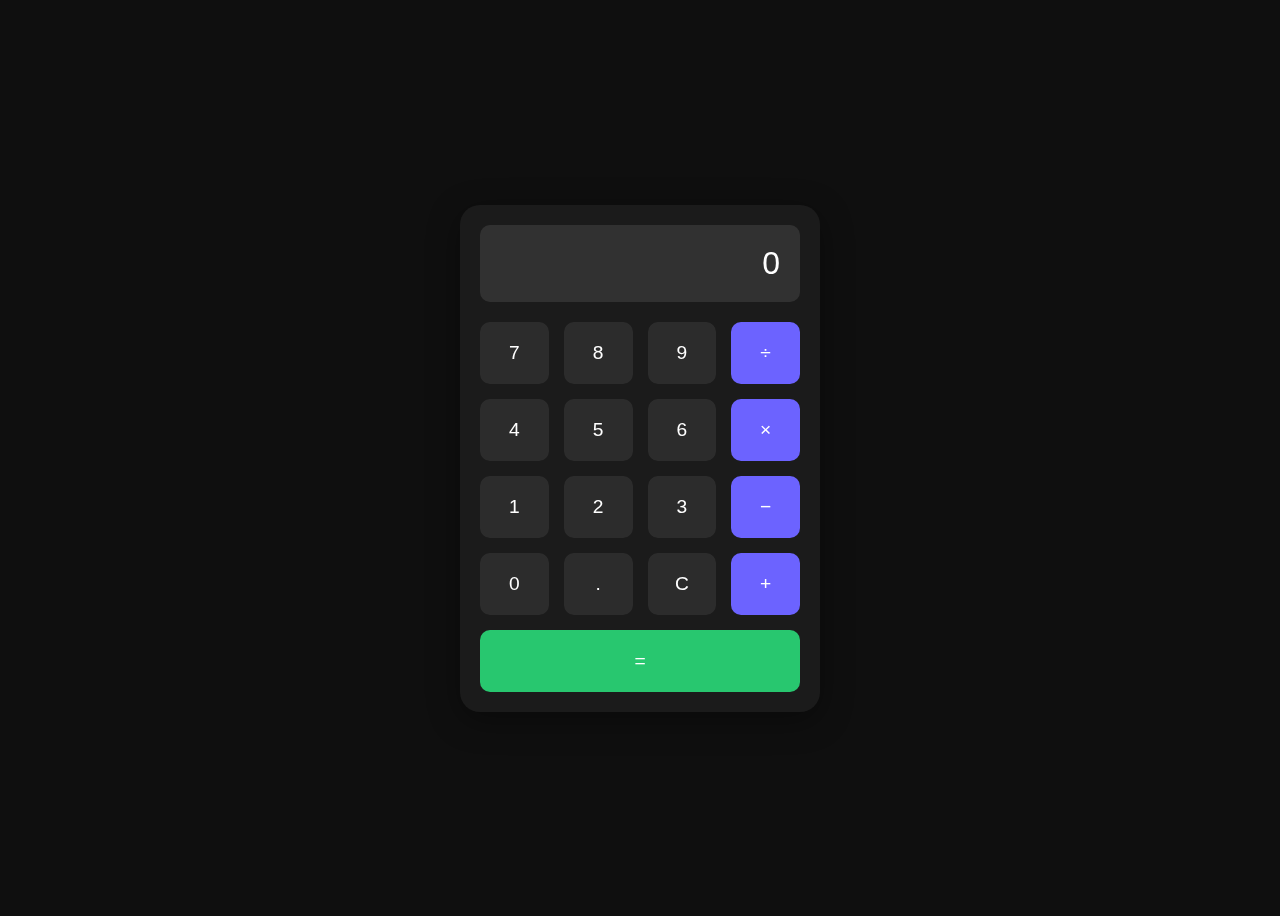
<file: HTML2/index.html>
<!DOCTYPE html>
<html lang="en">
<head>
  <meta charset="UTF-8" />
  <meta name="viewport" content="width=device-width, initial-scale=1.0"/>
  <title>Glass Calculator</title>
  <link rel="stylesheet" href="style.css" />
</head>
<body>
  <div class="calculator">
    <div id="display">0</div> 
    <div class="buttons">
      <button class="btn" data-value="7">7</button>
      <button class="btn" data-value="8">8</button>
      <button class="btn" data-value="9">9</button>
      <button class="btn operator" data-value="/">÷</button>

      <button class="btn" data-value="4">4</button>
      <button class="btn" data-value="5">5</button>
      <button class="btn" data-value="6">6</button>
      <button class="btn operator" data-value="*">×</button>

      <button class="btn" data-value="1">1</button>
      <button class="btn" data-value="2">2</button>
      <button class="btn" data-value="3">3</button>
      <button class="btn operator" data-value="-">−</button>

      <button class="btn" data-value="0">0</button>
      <button class="btn" data-value=".">.</button>
      <button class="btn" id="clear">C</button>
      <button class="btn operator" data-value="+">+</button>

      <button class="btn equal" id="equal">=</button>
    </div>
  </div>

  <script src="script.js"></script>
</body>
</html>
</file>
<file: HTML2/style.css>
body {
  background: #0f0f0f;
  font-family: 'Segoe UI', sans-serif;
  display: flex;
  justify-content: center;
  align-items: center;
  height: 100vh;
}

.calculator {
  background: rgba(255, 255, 255, 0.05);
  border-radius: 20px;
  box-shadow: 0 8px 32px rgba(0, 0, 0, 0.37);
  backdrop-filter: blur(10px);
  width: 320px;
  padding: 20px;
}

#display {
  background: rgba(255, 255, 255, 0.1);
  color: #fff;
  padding: 20px;
  border-radius: 10px;
  text-align: right;
  font-size: 2rem;
  margin-bottom: 20px;
  overflow: hidden;
}

.buttons {
  display: grid;
  grid-template-columns: repeat(4, 1fr);
  gap: 15px;
}

.btn {
  padding: 20px;
  background: rgba(255, 255, 255, 0.08);
  border: none;
  border-radius: 10px;
  font-size: 1.2rem;
  color: #fff;
  cursor: pointer;
  transition: background 0.2s ease;
}

.btn:hover {
  background: rgba(255, 255, 255, 0.2);
}

.operator {
  background: #6c63ff;
}

.operator:hover {
  background: #857aff;
}

.equal {
  grid-column: span 4;
  background: #28c76f;
}

.equal:hover {
  background: #40d98f;
}
</file>
